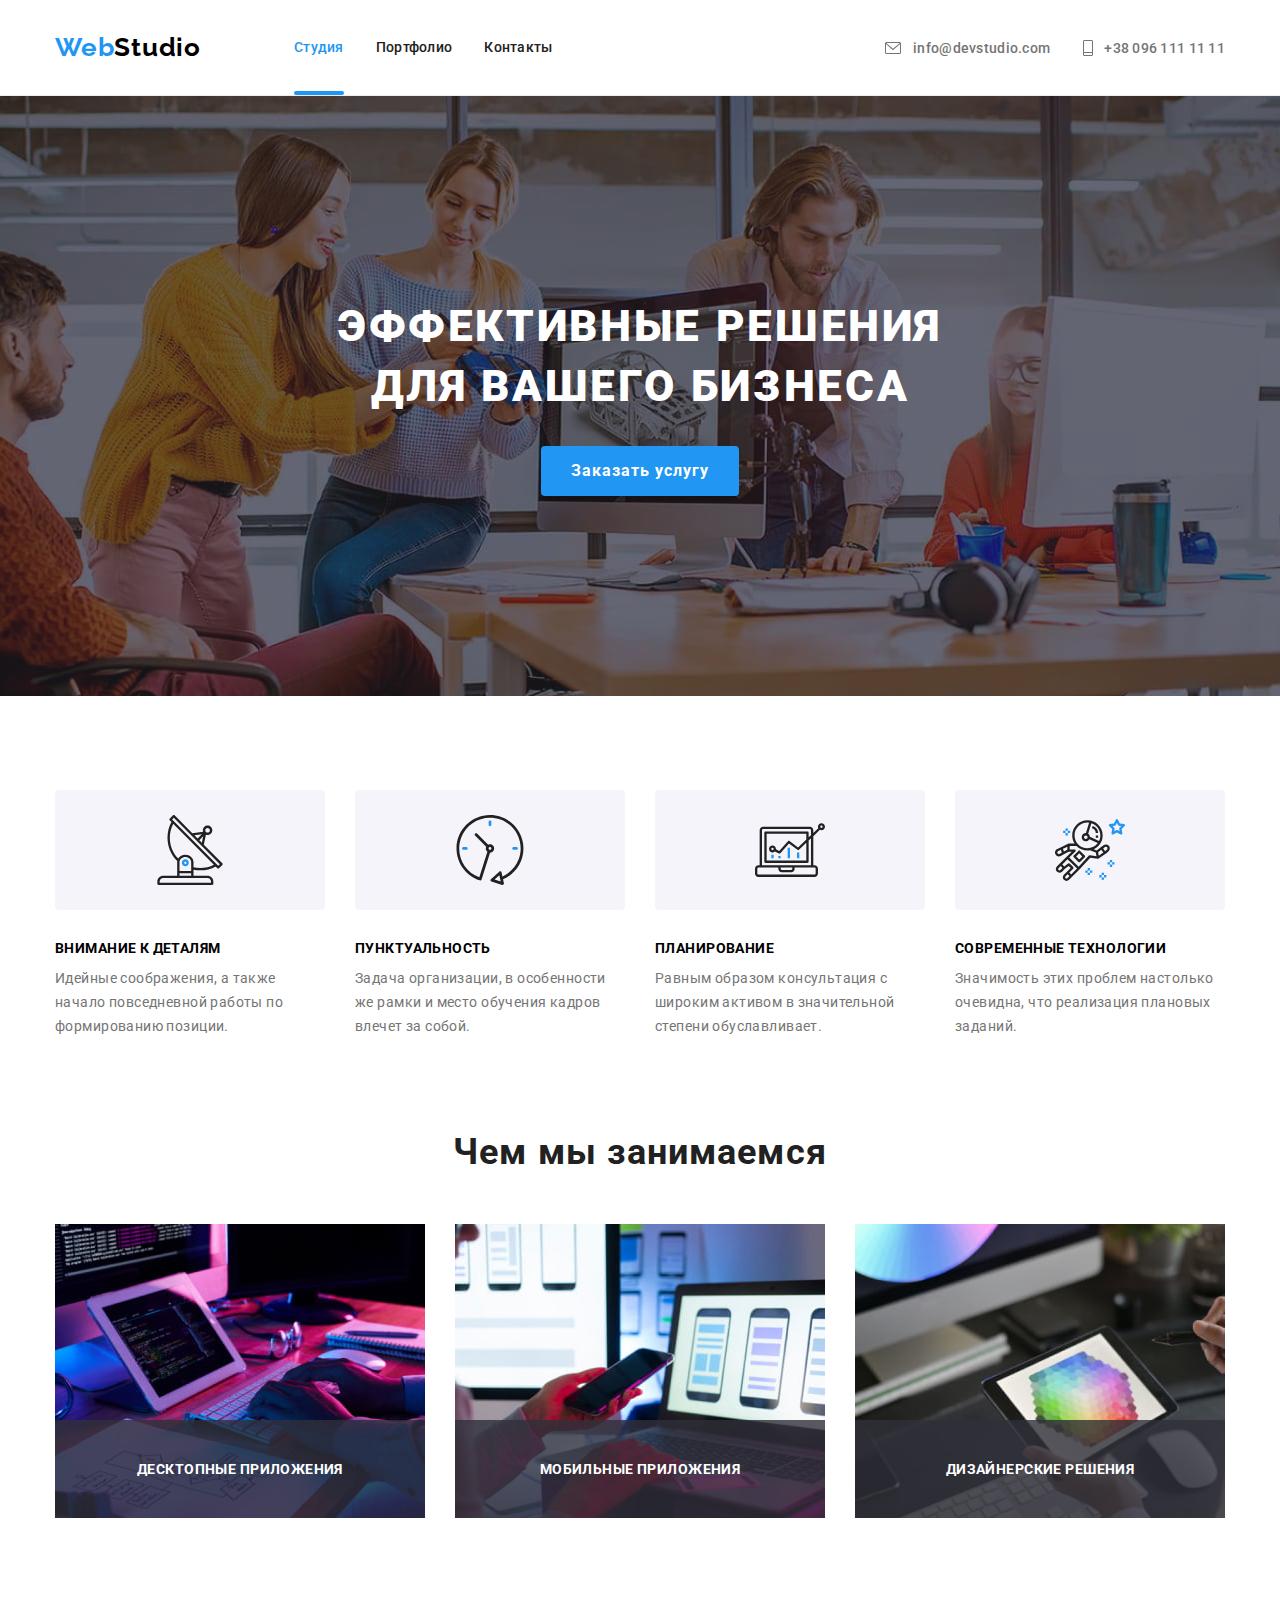
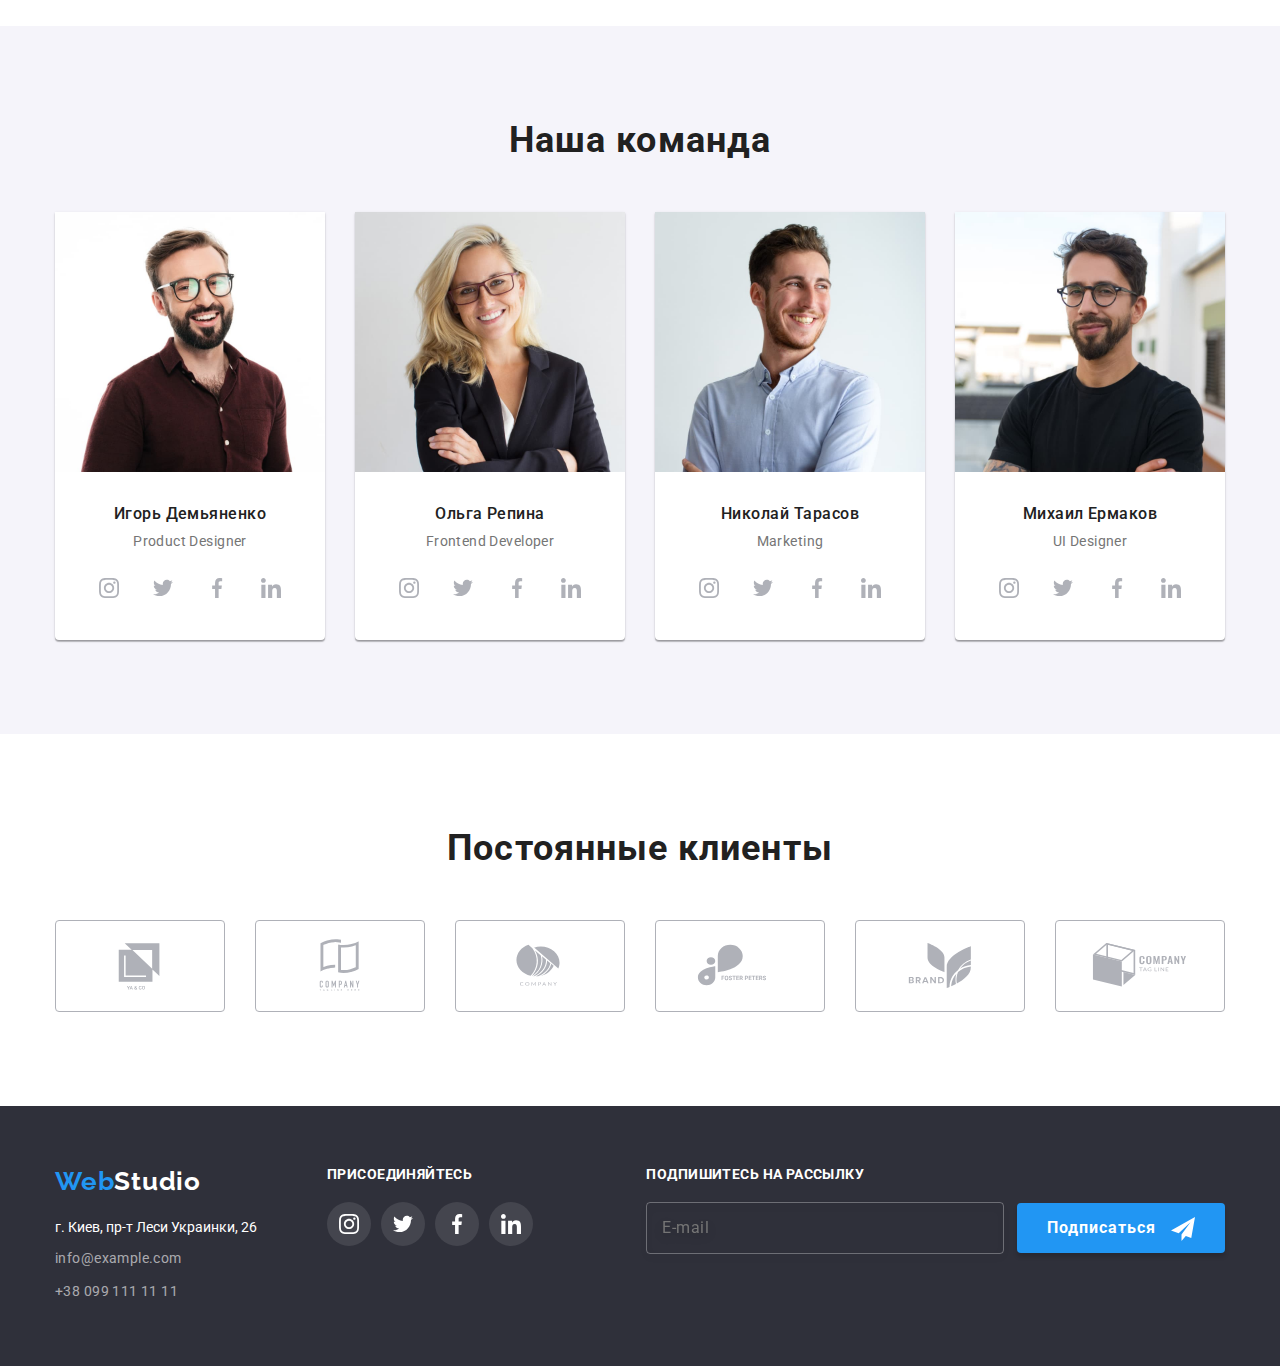
<file: index.html>
<!DOCTYPE html>
<html lang="ru">
  <head>
    <meta charset="UTF-8" />
    <meta http-equiv="X-UA-Compatible" content="IE=edge" />
    <meta name="viewport" content="width=device-width, initial-scale=1.0" />
    <title>Main_page</title>
    <link
      rel="stylesheet"
      href="https://cdnjs.cloudflare.com/ajax/libs/modern-normalize/1.0.0/modern-normalize.min.css"
    />
    <link rel="preconnect" href="https://fonts.googleapis.com" />
    <link rel="preconnect" href="https://fonts.gstatic.com" crossorigin />
    <link
      href="https://fonts.googleapis.com/css2?family=Raleway:wght@700&family=Roboto:wght@400;500;700;900&display=swap"
      rel="stylesheet"
    />
    <link rel="stylesheet" href="./css/main.min.css" />
  </head>

  <body>
    <header class="header">
      <div class="container centered">
        <nav class="nav">
          <a href="/" class="logo"
            >Web<span class="logo--dark">Studio</span>
          </a>
          <div class="nav__container" id="menu-container" data-menu>
            <ul class="nav__list list">
              <li class="nav__item nav__link--active">
                <a href="./index.html" class="nav__link link"> Студия</a>
              </li>
              <li class="nav__item">
                <a href="./portfolio.html" class="nav__link link"> Портфолио</a>
              </li>
              <li class="nav__item">
                <a href="/" class="nav__link link"> Контакты</a>
              </li>
            </ul>
            <ul class="contacts contacts--nav list">
              <li class="contacts__item">
                <a
                  href="mailto:info@devstudio.com"
                  class="contacts__link contacts__link--mail icon-centered"
                >
                  <svg class="contacts__icon icon-color" width="24" height="16">
                    <use href="./images/sprite.svg#icon-envelope"></use></svg
                  >info@devstudio.com</a
                >
              </li>
              <li class="contacts__item">
                <a
                  href="tel:+380961111111"
                  class="contacts__link contacts__link--tel icon-centered"
                >
                  <svg class="contacts__icon icon-color" width="16" height="24">
                    <use href="./images/sprite.svg#icon-phone"></use></svg
                  >+38 096 111 11 11</a
                >
              </li>
            </ul>
            <ul class="socials-nav list">
              <li class="socials-nav__item">
                <a href="/" class="socials-nav__link">Instagram</a>
              </li>
              <li class="socials-nav__item">
                <a href="/" class="socials-nav__link">Twitter</a>
              </li>
              <li class="socials-nav__item">
                <a href="/" class="socials-nav__link">Facebook</a>
              </li>
              <li class="socials-nav__item">
                <a href="/" class="socials-nav__link">LinkedIn</a>
              </li>
            </ul>
          </div>

          <button
            class="menu-toggle"
            type="button"
            aria-expanded="false"
            data-menu-button
          >
            <svg
              class="icon-color"
              width="40px"
              height="40px"
              aria-label="переключатель мобильного меню"
              aria-controls="menu-container"
            >
              <use
                href="./images/sprite.svg#icon-menu"
                class="icon-menu icon-color is-open"
              ></use>
              <use
                href="./images/sprite.svg#icon-menu-close"
                class="icon-menu-close icon-color"
              ></use>
            </svg>
          </button>
        </nav>
      </div>
    </header>
    <main>
      <section class="hero overlay">
        <div class="container">
          <h1 class="hero__title">Эффективные решения для вашего бизнеса</h1>

          <button type="button" class="main-btn" data-modal-open>
            Заказать услугу
          </button>
        </div>
      </section>

      <section class="skills section">
        <div class="container">
          <h2 class="hidden">Ососбенности</h2>

          <ul class="skills__list list">
            <li class="skills__item">
              <div class="skills__icon-box icon-centered">
                <svg width="70" height="70">
                  <use href="./images/sprite.svg#icon-antenna"></use>
                </svg>
              </div>
              <h3 class="skills__title">Внимание к деталям</h3>
              <p class="skills__text">
                Идейные соображения, а также начало повседневной работы по
                формированию позиции.
              </p>
            </li>
            <li class="skills__item">
              <div class="skills__icon-box icon-centered">
                <svg width="70" height="70">
                  <use href="./images/sprite.svg#icon-clock"></use>
                </svg>
              </div>
              <h3 class="skills__title">Пунктуальность</h3>
              <p class="skills__text">
                Задача организации, в особенности же рамки и место обучения
                кадров влечет за собой.
              </p>
            </li>
            <li class="skills__item">
              <div class="skills__icon-box icon-centered">
                <svg width="70" height="70">
                  <use href="./images/sprite.svg#icon-diagram"></use>
                </svg>
              </div>
              <h3 class="skills__title">Планирование</h3>
              <p class="skills__text">
                Равным образом консультация с широким активом в значительной
                степени обуславливает.
              </p>
            </li>
            <li class="skills__item">
              <div class="skills__icon-box icon-centered">
                <svg width="70" height="70">
                  <use href="./images/sprite.svg#icon-astronaut"></use>
                </svg>
              </div>
              <h3 class="skills__title">Современные технологии</h3>
              <p class="skills__text">
                Значимость этих проблем настолько очевидна, что реализация
                плановых заданий.
              </p>
            </li>
          </ul>
        </div>
      </section>

      <section class="works section__no-gap">
        <div class="container">
          <h2 class="section__title">Чем мы занимаемся</h2>
          <ul class="works__list list flex-block">
            <li class="works__item">
              <img
                class="works__pict"
                src="./images/img_1.jpg"
                width="370"
                alt="фото белый планшет"
              />
              <div class="works__title">
                <p class="works__text">Десктопные приложения</p>
              </div>
            </li>
            <li class="works__item">
              <img
                class="works__pict"
                src="./images/img_2.jpg"
                width="370"
                alt="фото ноутбук и телефон"
              />
              <div class="works__title">
                <p class="works__text">Мобильные приложения</p>
              </div>
            </li>
            <li class="works__item">
              <img
                class="works__pict"
                src="./images/img_3.jpg"
                width="370"
                alt="фото планшет и стилос"
              />
              <div class="works__title">
                <p class="works__text">Дизайнерские решения</p>
              </div>
            </li>
          </ul>
        </div>
      </section>

      <section class="ourTeam section">
        <div class="container">
          <h2 class="section__title">Наша команда</h2>
          <ul class="ourTeam__list list flex-block">
            <li class="ourTeam__item">
              <picture>
                <source
                  srcset="./images/person_1mob.jpg 450w"
                  media="(max-width:768px )"
                  sizes="(min-width: 480px) 450px, 100vw"
                  type="image/jpeg"
                />
                <source
                  srcset="./images/person_1tabl.jpg 354w"
                  media="(max-width:1200px )"
                  sizes="(min-width: 768px) 354px, 100vw"
                  type="image/jpeg"
                />
                <source
                  srcset="./images/person_1desc.jpg 810w"
                  media="(max-width:1900px )"
                  sizes="(min-width: 1200px) 270px, 100vw"
                  type="image/jpeg"
                />
                <img
                  class="outTeam__pct"
                  src="./images/person_1mob.jpg"
                  alt="портрет Игорь Демьяненко"
                />
              </picture>

              <div class="ourTeam__text">
                <h3 class="ourTeam__title">Игорь Демьяненко</h3>
                <p lang="en" class="ourTeam__job-title">Product Designer</p>
                <ul class="socials-list list icon-centered">
                  <li class="socials-list__item">
                    <a href="/" class="socials-list__link-bright icon-centered">
                      <svg
                        class="icon-instagram icon-color"
                        width="20"
                        height="20"
                      >
                        <use href="./images/sprite.svg#icon-instagram"></use>
                      </svg>
                    </a>
                  </li>
                  <li class="socials-list__item">
                    <a href="/" class="socials-list__link-bright icon-centered">
                      <svg
                        class="icon-twitter icon-color"
                        width="20"
                        height="20"
                      >
                        <use href="./images/sprite.svg#icon-twitter"></use>
                      </svg>
                    </a>
                  </li>
                  <li class="socials-list__item">
                    <a href="/" class="socials-list__link-bright icon-centered">
                      <svg
                        class="icon-facebook icon-color"
                        width="20"
                        height="20"
                      >
                        <use href="./images/sprite.svg#icon-facebook"></use>
                      </svg>
                    </a>
                  </li>
                  <li class="socials-list__item">
                    <a href="/" class="socials-list__link-bright icon-centered">
                      <svg
                        class="icon-linkedin icon-color"
                        width="20"
                        height="20"
                      >
                        <use href="./images/sprite.svg#icon-linkedin"></use>
                      </svg>
                    </a>
                  </li>
                </ul>
              </div>
            </li>
            <li class="ourTeam__item">
              <picture>
                <source
                  srcset="./images/person_2mob.jpg 450w"
                  media="(max-width:768px )"
                  sizes="(min-width: 480px) 450px, 100vw"
                  type="image/jpeg"
                />
                <source
                  srcset="./images/person_2tabl.jpg 354w"
                  media="(max-width:1200px )"
                  sizes="(min-width: 768px) 354px, 100vw"
                  type="image/jpeg"
                />
                <source
                  srcset="./images/person_2desc.jpg 810w"
                  media="(max-width:1900px )"
                  sizes="(min-width: 1200px) 270px, 100vw"
                  type="image/jpeg"
                />
                <img
                  class="outTeam__pct"
                  src="./images/person_2mob.jpg"
                  alt="портрет Ольга Репина"
                />
              </picture>
              <div class="ourTeam__text">
                <h3 class="ourTeam__title">Ольга Репина</h3>
                <p lang="en" class="ourTeam__job-title">Frontend Developer</p>
                <ul class="socials-list list icon-centered">
                  <li class="socials-list__item">
                    <a href="/" class="socials-list__link-bright icon-centered">
                      <svg
                        class="icon-instagram icon-color"
                        width="20"
                        height="20"
                      >
                        <use href="./images/sprite.svg#icon-instagram"></use>
                      </svg>
                    </a>
                  </li>
                  <li class="socials-list__item">
                    <a href="/" class="socials-list__link-bright icon-centered">
                      <svg
                        class="icon-twitter icon-color"
                        width="20"
                        height="20"
                      >
                        <use href="./images/sprite.svg#icon-twitter"></use>
                      </svg>
                    </a>
                  </li>
                  <li class="socials-list__item">
                    <a href="/" class="socials-list__link-bright icon-centered">
                      <svg
                        class="icon-facebook icon-color"
                        width="20"
                        height="20"
                      >
                        <use href="./images/sprite.svg#icon-facebook"></use>
                      </svg>
                    </a>
                  </li>
                  <li class="socials-list__item">
                    <a href="/" class="socials-list__link-bright icon-centered">
                      <svg
                        class="icon-linkedin icon-color"
                        width="20"
                        height="20"
                      >
                        <use href="./images/sprite.svg#icon-linkedin"></use>
                      </svg>
                    </a>
                  </li>
                </ul>
              </div>
            </li>
            <li class="ourTeam__item">
              <picture>
                <source
                  srcset="./images/person_3mob.jpg 450w"
                  media="(max-width:768px )"
                  sizes="(min-width: 480px) 450px, 100vw"
                  type="image/jpeg"
                />
                <source
                  srcset="./images/person_3tabl.jpg 354w"
                  media="(max-width:1200px )"
                  sizes="(min-width: 768px) 354px, 100vw"
                  type="image/jpeg"
                />
                <source
                  srcset="./images/person_3desc.jpg 810w"
                  media="(max-width:1900px )"
                  sizes="(min-width: 1200px) 270px, 100vw"
                  type="image/jpeg"
                />
                <img
                  class="outTeam__pct"
                  src="./images/person_3mob.jpg"
                  alt="портрет Николай Тарасов"
                />
              </picture>

              <div class="ourTeam__text">
                <h3 class="ourTeam__title">Николай Тарасов</h3>
                <p lang="en" class="ourTeam__job-title">Marketing</p>
                <ul class="socials-list list icon-centered">
                  <li class="socials-list__item">
                    <a href="/" class="socials-list__link-bright icon-centered">
                      <svg
                        class="icon-instagram icon-color"
                        width="20"
                        height="20"
                      >
                        <use href="./images/sprite.svg#icon-instagram"></use>
                      </svg>
                    </a>
                  </li>
                  <li class="socials-list__item">
                    <a href="/" class="socials-list__link-bright icon-centered">
                      <svg
                        class="icon-twitter icon-color"
                        width="20"
                        height="20"
                      >
                        <use href="./images/sprite.svg#icon-twitter"></use>
                      </svg>
                    </a>
                  </li>
                  <li class="socials-list__item">
                    <a href="/" class="socials-list__link-bright icon-centered">
                      <svg
                        class="icon-facebook icon-color"
                        width="20"
                        height="20"
                      >
                        <use href="./images/sprite.svg#icon-facebook"></use>
                      </svg>
                    </a>
                  </li>
                  <li class="socials-list__item">
                    <a href="/" class="socials-list__link-bright icon-centered">
                      <svg
                        class="icon-linkedin icon-color"
                        width="20"
                        height="20"
                      >
                        <use href="./images/sprite.svg#icon-linkedin"></use>
                      </svg>
                    </a>
                  </li>
                </ul>
              </div>
            </li>
            <li class="ourTeam__item">
              <picture>
                <source
                  srcset="./images/person_4mob.jpg 450w"
                  media="(max-width:768px )"
                  sizes="(min-width: 480px) 450px, 100vw"
                  type="image/jpeg"
                />
                <source
                  srcset="./images/person_4tabl.jpg 354w"
                  media="(max-width:1200px )"
                  sizes="(min-width: 768px) 354px, 100vw"
                  type="image/jpeg"
                />
                <source
                  srcset="./images/person_4desc.jpg 810w"
                  media="(max-width:1900px )"
                  sizes="(min-width: 1200px) 270px, 100vw"
                  type="image/jpeg"
                />
                <img
                  class="outTeam__pct"
                  src="./images/person_4mob.jpg"
                  alt="портрет Михаил Ермаков"
                />
              </picture>
              <div class="ourTeam__text">
                <h3 class="ourTeam__title">Михаил Ермаков</h3>
                <p lang="en" class="ourTeam__job-title">UI Designer</p>
                <ul class="socials-list list icon-centered">
                  <li class="socials-list__item">
                    <a href="/" class="socials-list__link-bright icon-centered">
                      <svg
                        class="icon-instagram icon-color"
                        width="20"
                        height="20"
                      >
                        <use href="./images/sprite.svg#icon-instagram"></use>
                      </svg>
                    </a>
                  </li>
                  <li class="socials-list__item">
                    <a href="/" class="socials-list__link-bright icon-centered">
                      <svg
                        class="icon-twitter icon-color"
                        width="20"
                        height="20"
                      >
                        <use href="./images/sprite.svg#icon-twitter"></use>
                      </svg>
                    </a>
                  </li>
                  <li class="socials-list__item">
                    <a href="/" class="socials-list__link-bright icon-centered">
                      <svg
                        class="icon-facebook icon-color"
                        width="20"
                        height="20"
                      >
                        <use href="./images/sprite.svg#icon-facebook"></use>
                      </svg>
                    </a>
                  </li>
                  <li class="socials-list__item">
                    <a href="/" class="socials-list__link-bright icon-centered">
                      <svg
                        class="icon-linkedin icon-color"
                        width="20"
                        height="20"
                      >
                        <use href="./images/sprite.svg#icon-linkedin"></use>
                      </svg>
                    </a>
                  </li>
                </ul>
              </div>
            </li>
          </ul>
        </div>
      </section>

      <section class="section partners">
        <div class="container">
          <h2 class="section__title">Постоянные клиенты</h2>
          <ul class="list partners-list icon-centered">
            <li class="partners-list__item">
              <a href="/" class="partners-list__link icon-centered"
                ><svg class="partners-logo icon-color" width="106" height="60">
                  <use href="./images/sprite.svg#icon-logo_1"></use>
                </svg>
              </a>
            </li>
            <li class="partners-list__item">
              <a href="/" class="partners-list__link icon-centered"
                ><svg class="partners-logo icon-color" width="106" height="60">
                  <use href="./images/sprite.svg#icon-logo_2"></use>
                </svg>
              </a>
            </li>
            <li class="partners-list__item">
              <a href="/" class="partners-list__link icon-centered"
                ><svg class="partners-logo icon-color" width="106" height="60">
                  <use href="./images/sprite.svg#icon-logo_3"></use>
                </svg>
              </a>
            </li>
            <li class="partners-list__item">
              <a href="/" class="partners-list__link icon-centered"
                ><svg class="partners-logo icon-color" width="106" height="60">
                  <use href="./images/sprite.svg#icon-logo_4"></use>
                </svg>
              </a>
            </li>
            <li class="partners-list__item">
              <a href="/" class="partners-list__link icon-centered"
                ><svg class="partners-logo icon-color" width="106" height="60">
                  <use href="./images/sprite.svg#icon-logo_5"></use>
                </svg>
              </a>
            </li>
            <li class="partners-list__item">
              <a href="/" class="partners-list__link icon-centered"
                ><svg class="partners-logo icon-color" width="106" height="60">
                  <use href="./images/sprite.svg#icon-logo_6"></use>
                </svg>
              </a>
            </li>
          </ul>
        </div>
      </section>
    </main>

    <footer class="footer">
      <div class="container footer__container">
        <div class="address">
          <a href="/" class="logo logo--foot">
            Web<span class="logo--bright">Studio</span>
          </a>

          <address class="address__group">
            <p class="address__location">г. Киев, пр-т Леси Украинки, 26</p>
            <ul class="address__contacts list">
              <li class="address__item">
                <a href="mailto:info@example.com" class="address__link"
                  >info@example.com</a
                >
              </li>
              <li class="address__item">
                <a href="tel:+380991111111" class="address__link"
                  >+38 099 111 11 11</a
                >
              </li>
            </ul>
          </address>
        </div>
        <div class="socials">
          <p class="socials__title">присоединяйтесь</p>
          <ul class="socials-list-foot list icon-centered">
            <li class="socials-list__item">
              <a href="/" class="socials-list__link-dark icon-centered">
                <svg class="icon-color" width="20" height="20">
                  <use href="./images/sprite.svg#icon-instagram"></use>
                </svg>
              </a>
            </li>
            <li class="socials-list__item">
              <a href="/" class="socials-list__link-dark icon-centered">
                <svg class="icon-color" width="20" height="20">
                  <use href="./images/sprite.svg#icon-twitter"></use>
                </svg>
              </a>
            </li>
            <li class="socials-list__item">
              <a href="/" class="socials-list__link-dark icon-centered">
                <svg class="icon-color" width="20" height="20">
                  <use href="./images/sprite.svg#icon-facebook"></use>
                </svg>
              </a>
            </li>
            <li class="socials-list__item">
              <a href="/" class="socials-list__link-dark icon-centered">
                <svg class="icon-color" width="20" height="20">
                  <use href="./images/sprite.svg#icon-linkedin"></use>
                </svg>
              </a>
            </li>
          </ul>
        </div>
        <div class="mailing">
          <p class="mailing__title">Подпишитесь на рассылку</p>
          <form action="#" class="mailing-form">
            <input
              class="mailing-form__input"
              type="text"
              id="email"
              placeholder="E-mail"
            />
            <button type="submit" class="main-btn mailing-form__btn">
              Подписаться
              <svg class="mailing-form__icon" width="24" height="24">
                <use href="./images/sprite.svg#icon-send"></use>
              </svg>
            </button>
          </form>
        </div>
      </div>
    </footer>

    <div class="backdrop is-hidden" data-modal>
      <div class="modal-window">
        <button class="modal-window__close-btn icon-color" data-modal-close>
          <svg width="11" height="11">
            <use href="./images/sprite.svg#icon-close"></use>
          </svg>
        </button>
        <p class="modal-window__text">
          Оставьте свои данные, мы вам перезвоним
        </p>
        <form action="#" class="form">
          <label class="form__form-group"
            ><span class="form__label"> Имя </span>
            <input class="form__input" type="text" name="user-name" />
            <svg class="form__icon icon-color" width="18" height="18">
              <use href="./images/sprite.svg#person"></use>
            </svg>
          </label>
          <label class="form__form-group"
            ><span class="form__label"> Телефон </span>
            <input class="form__input" type="tel" name="tel" />
            <svg class="form__icon icon-color" width="18" height="18">
              <use href="./images/sprite.svg#phone"></use>
            </svg>
          </label>
          <label class="form__form-group"
            ><span class="form__label"> Почта </span>
            <input class="form__input" type="email" name="email" />
            <svg class="form__icon icon-color" width="18" height="18">
              <use href="./images/sprite.svg#email"></use>
            </svg>
          </label>
          <label class="form__form-group"
            ><span class="form__label"> Комментарий </span>
            <textarea
              class="form__textarea"
              name="feedback"
              placeholder="Введите текст"
              id="comments"
              rows="7"
            ></textarea>
          </label>
          <label class="form__checkbox-group">
            <input
              class="form__checkbox-hidden"
              type="checkbox"
              id="checkbox"
              name="agreement"
            />
            <span class="form__checkbox"> </span>
            Соглашаюсь с рассылкой и принимаю
            <a href="/" class="form__checkbox-link">Условия договора</a>
          </label>
          <button type="submit" class="main-btn form__submit-btn">
            Отправить
          </button>
        </form>
      </div>
    </div>
    <script src="./js/mobile-menu.js"></script>
    <script src="./js/modal.js"></script>
  </body>
</html>
</file>
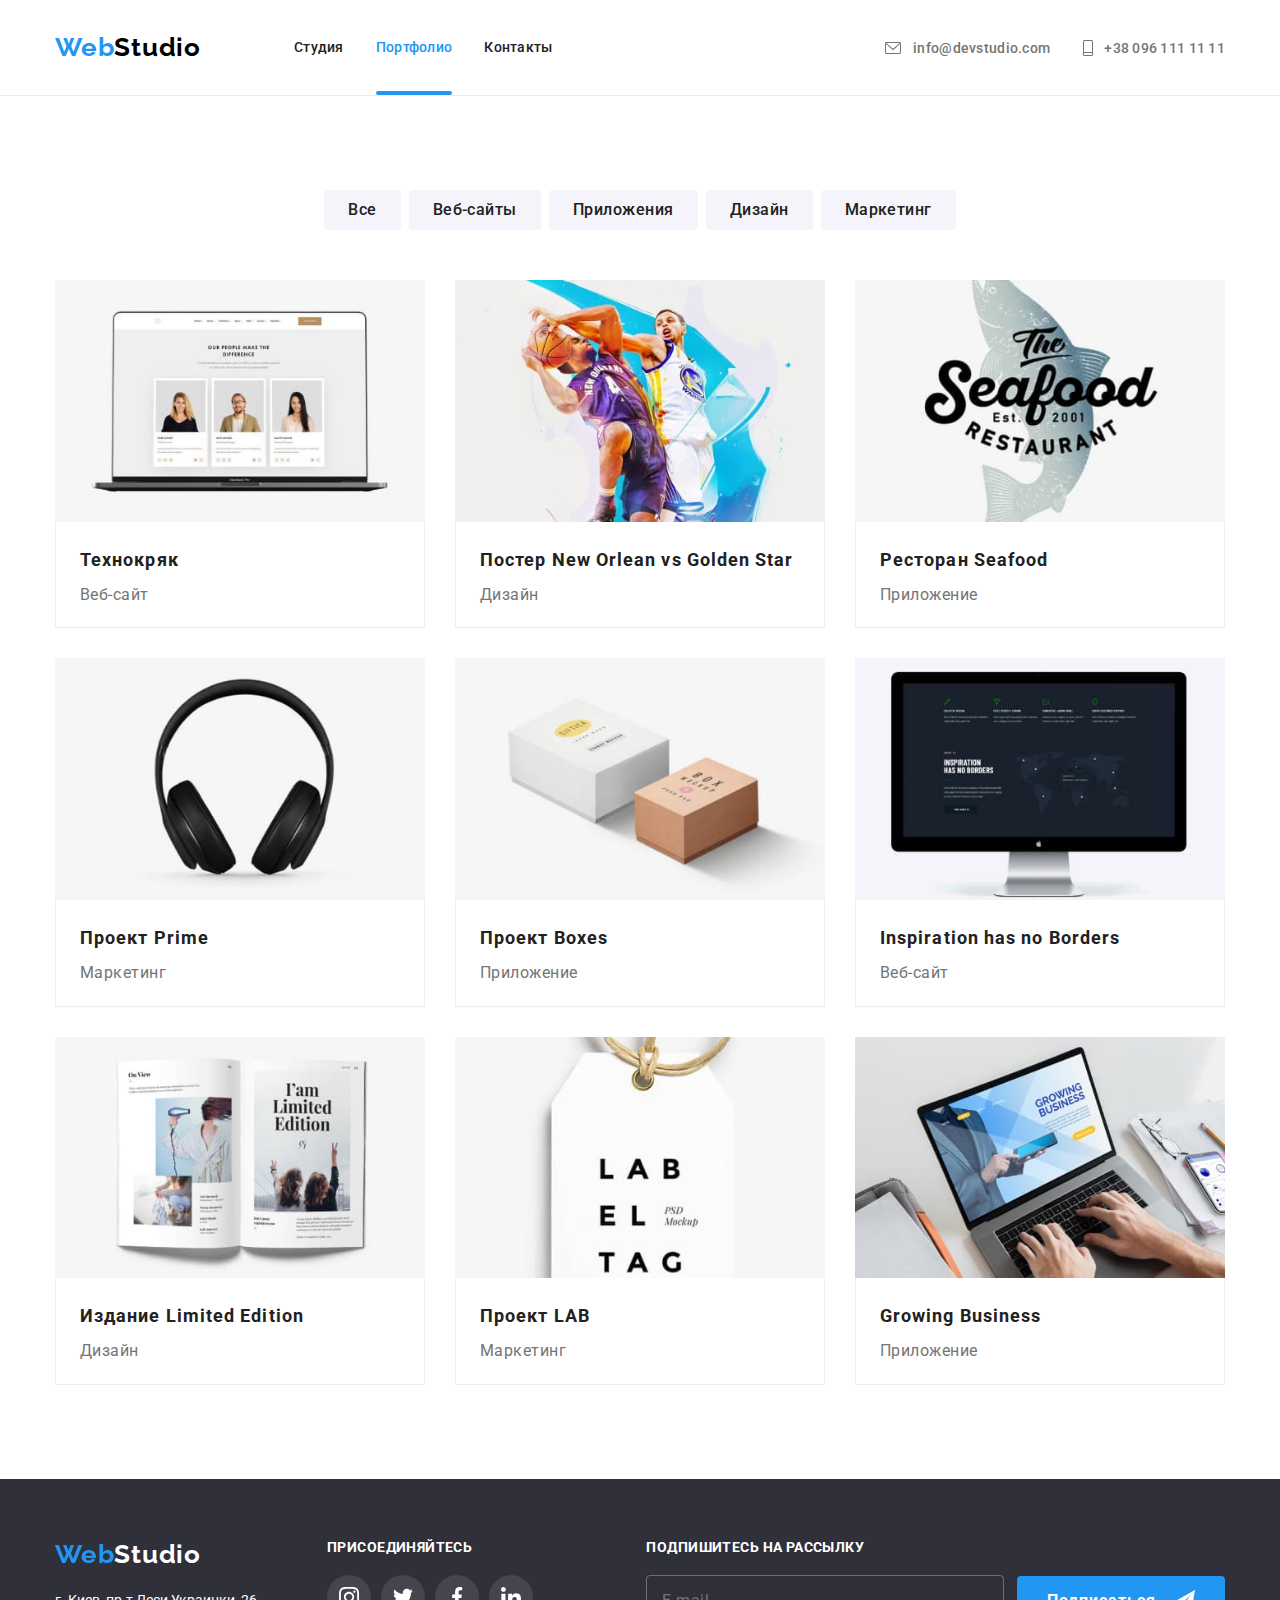
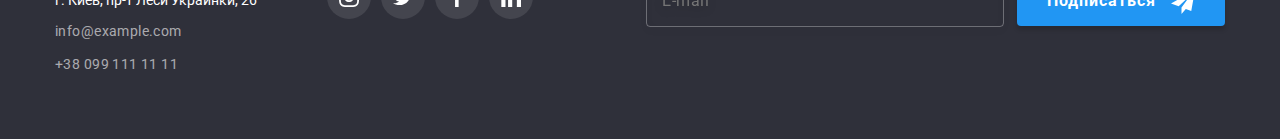
<file: portfolio.html>
<!DOCTYPE html>
<html lang="ru">
  <head>
    <meta charset="UTF-8" />
    <meta http-equiv="X-UA-Compatible" content="IE=edge" />
    <meta name="viewport" content="width=device-width, initial-scale=1.0" />
    <title>Portfolio</title>
    <link
      rel="stylesheet"
      href="https://cdnjs.cloudflare.com/ajax/libs/modern-normalize/1.0.0/modern-normalize.min.css"
    />
    <link rel="preconnect" href="https://fonts.googleapis.com" />
    <link rel="preconnect" href="https://fonts.gstatic.com" crossorigin />
    <link
      href="https://fonts.googleapis.com/css2?family=Raleway:wght@700&family=Roboto:wght@400;500;700;900&display=swap"
      rel="stylesheet"
    />
    <link rel="stylesheet" href="./css/main.min.css" />
  </head>

  <body>
    <header class="header">
      <div class="container centered">
        <nav class="nav">
          <a href="/" class="logo"
            >Web<span class="logo--dark">Studio</span>
          </a>
          <div class="nav__container" id="menu-container" data-menu>
            <ul class="nav__list list">
              <li class="nav__item">
                <a href="./index.html" class="nav__link link"> Студия</a>
              </li>
              <li class="nav__item nav__link--active">
                <a href="./portfolio.html" class="nav__link link"> Портфолио</a>
              </li>
              <li class="nav__item">
                <a href="/" class="nav__link link"> Контакты</a>
              </li>
            </ul>
            <ul class="contacts contacts--nav list">
              <li class="contacts__item">
                <a
                  href="mailto:info@devstudio.com"
                  class="contacts__link contacts__link--mail icon-centered"
                >
                  <svg class="contacts__icon icon-color" width="24" height="16">
                    <use href="./images/sprite.svg#icon-envelope"></use></svg
                  >info@devstudio.com</a
                >
              </li>
              <li class="contacts__item">
                <a
                  href="tel:+380961111111"
                  class="contacts__link contacts__link--tel icon-centered"
                >
                  <svg class="contacts__icon icon-color" width="16" height="24">
                    <use href="./images/sprite.svg#icon-phone"></use></svg
                  >+38 096 111 11 11</a
                >
              </li>
            </ul>
            <ul class="socials-nav list">
              <li class="socials-nav__item">
                <a href="/" class="socials-nav__link">Instagram</a>
              </li>
              <li class="socials-nav__item">
                <a href="/" class="socials-nav__link">Twitter</a>
              </li>
              <li class="socials-nav__item">
                <a href="/" class="socials-nav__link">Facebook</a>
              </li>
              <li class="socials-nav__item">
                <a href="/" class="socials-nav__link">LinkedIn</a>
              </li>
            </ul>
          </div>

          <button
            class="menu-toggle"
            type="button"
            aria-expanded="false"
            data-menu-button
          >
            <svg
              class="icon-color"
              width="40px"
              height="40px"
              aria-label="переключатель мобильного меню"
              aria-controls="menu-container"
            >
              <use
                href="./images/sprite.svg#icon-menu"
                class="icon-menu icon-color is-open"
              ></use>
              <use
                href="./images/sprite.svg#icon-menu-close"
                class="icon-menu-close icon-color"
              ></use>
            </svg>
          </button>
        </nav>
      </div>
    </header>
    <main>
      <section class="portfolio section">
        <div class="container">
          <h1 class="portfolio-title hidden">Портфолио</h1>
          <ul class="portfolio-nav list">
            <li class="portfolio-nav__item">
              <button class="portfolio-nav__btn" type="button">Все</button>
            </li>
            <li class="portfolio-nav__item">
              <button class="portfolio-nav__btn" type="button">
                Веб-сайты
              </button>
            </li>
            <li class="portfolio-nav__item">
              <button class="portfolio-nav__btn" type="button">
                Приложения
              </button>
            </li>
            <li class="portfolio-nav__item">
              <button class="portfolio-nav__btn" type="button">Дизайн</button>
            </li>
            <li class="portfolio-nav__item">
              <button class="portfolio-nav__btn" type="button">
                Маркетинг
              </button>
            </li>
          </ul>

          <ul class="portfolio-list list flex-block">
            <li class="portfolio-list__item">
              <a href="/" class="portfolio-list__link link">
                <div class="portfolio-list__img-wrap">
                  <img
                    class="portfolio-list__pict"
                    srcset="
                      ./images/cart_1mob.jpg    1x,
                      ./images/cart_1mob@2x.jpg 2x
                    "
                    src="./images/cart_1mob.jpg"
                    alt="экран ноутбука"
                    width="370"
                  />
                  <div class="portfolio-list__overlay">
                    <p class="portfolio-list__text">
                      Ресурс предлагает комплексные предложения с разным уровнем
                      функционала и сервисов. Все это позволит посетителю
                      получить исчерпывающие сведения о компании или частном
                      лице.
                    </p>
                  </div>
                </div>
                <div class="portfolio-list__data">
                  <h2 class="portfolio-list__title">Технокряк</h2>
                  <p class="portfolio-list__service">Веб-сайт</p>
                </div>
              </a>
            </li>
            <li class="portfolio-list__item">
              <a href="/" class="portfolio-list__link link">
                <div class="portfolio-list__img-wrap">
                  <img
                    class="portfolio-list__pict"
                    srcset="
                      ./images/cart_2mob.jpg    1x,
                      ./images/cart_2mob@2x.jpg 2x
                    "
                    src="./images/cart_2mob.jpg"
                    alt="баскетболисты"
                    width="370"
                  />
                  <div class="portfolio-list__overlay">
                    <p class="portfolio-list__text">
                      Ресурс предлагает комплексные предложения с разным уровнем
                      функционала и сервисов. Все это позволит посетителю
                      получить исчерпывающие сведения о компании или частном
                      лице.
                    </p>
                  </div>
                </div>
                <div class="portfolio-list__data">
                  <h2 class="portfolio-list__title">
                    Постер<span lang="en"> New Orlean vs Golden Star</span>
                  </h2>
                  <p class="portfolio-list__service">Дизайн</p>
                </div>
              </a>
            </li>
            <li class="portfolio-list__item">
              <a href="/" class="portfolio-list__link link">
                <div class="portfolio-list__img-wrap">
                  <img
                    class="portfolio-list__pict"
                    srcset="
                      ./images/cart_3mob.jpg    1x,
                      ./images/cart_3mob@2x.jpg 2x
                    "
                    src="./images/cart_3mob.jpg"
                    alt="логотип"
                    width="370"
                  />
                  <div class="portfolio-list__overlay">
                    <p class="portfolio-list__text">
                      Ресурс предлагает комплексные предложения с разным уровнем
                      функционала и сервисов. Все это позволит посетителю
                      получить list о компании или частном лице.
                    </p>
                  </div>
                </div>
                <div class="portfolio-list__data">
                  <h2 class="portfolio-list__title">
                    Ресторан<span lang="en"> Seafood</span>
                  </h2>
                  <p class="portfolio-list__service">Приложение</p>
                </div>
              </a>
            </li>
            <li class="portfolio-list__item">
              <a href="/" class="portfolio-list__link link">
                <div class="portfolio-list__img-wrap">
                  <img
                    class="portfolio-list__pict"
                    srcset="
                      ./images/cart_4mob.jpg    1x,
                      ./images/cart_4mob@2x.jpg 2x
                    "
                    src="./images/cart_4mob.jpg"
                    alt="наушники"
                    width="370"
                  />
                  <div class="portfolio-list__overlay">
                    <p class="portfolio-list__text">
                      Ресурс предлагает комплексные предложения с разным уровнем
                      функционала и сервисов. Все это позволит посетителю
                      получить list о компании или частном лице.
                    </p>
                  </div>
                </div>
                <div class="portfolio-list__data">
                  <h2 class="portfolio-list__title">
                    Проект<span lang="en"> Prime</span>
                  </h2>
                  <p class="portfolio-list__service">Маркетинг</p>
                </div>
              </a>
            </li>
            <li class="portfolio-list__item">
              <a href="/" class="portfolio-list__link link">
                <div class="portfolio-list__img-wrap">
                  <img
                    class="portfolio-list__pict"
                    srcset="
                      ./images/cart_5mob.jpg    1x,
                      ./images/cart_5mob@2x.jpg 2x
                    "
                    src="./images/cart_5mob.jpg"
                    alt="две коробки"
                    width="370"
                  />
                  <div class="portfolio-list__overlay">
                    <p class="portfolio-list__text">
                      Ресурс предлагает комплексные предложения с разным уровнем
                      функционала и сервисов. Все это позволит посетителю
                      получить list о компании или частном лице.
                    </p>
                  </div>
                </div>
                <div class="portfolio-list__data">
                  <h2 class="portfolio-list__title">
                    Проект<span lang="en"> Boxes</span>
                  </h2>
                  <p class="portfolio-list__service">Приложение</p>
                </div>
              </a>
            </li>
            <li class="portfolio-list__item">
              <a href="/" class="portfolio-list__link link">
                <div class="portfolio-list__img-wrap">
                  <img
                    class="portfolio-list__pict"
                    srcset="
                      ./images/cart_6mob.jpg    1x,
                      ./images/cart_6mob@2x.jpg 2x
                    "
                    src="./images/cart_6mob.jpg"
                    alt="монитор компьютера"
                    width="370"
                  />
                  <div class="portfolio-list__overlay">
                    <p class="portfolio-list__text">
                      Ресурс предлагает комплексные предложения с разным уровнем
                      функционала и сервисов. Все это позволит посетителю
                      получить исчерпывающие сведения о компании или частном
                      лице.
                    </p>
                  </div>
                </div>

                <div class="portfolio-list__data">
                  <h2 class="portfolio-list__title" lang="en">
                    Inspiration has no Borders
                  </h2>
                  <p class="portfolio-list__service">Веб-сайт</p>
                </div>
              </a>
            </li>
            <li class="portfolio-list__item">
              <a href="/" class="portfolio-list__link link">
                <div class="portfolio-list__img-wrap">
                  <img
                    class="portfolio-list__pict"
                    srcset="
                      ./images/cart_7mob.jpg    1x,
                      ./images/cart_7mob@2x.jpg 2x
                    "
                    src="./images/cart_7mob.jpg"
                    alt="разворот книги"
                    width="370"
                  />
                  <div class="portfolio-list__overlay">
                    <p class="portfolio-list__text">
                      Ресурс предлагает комплексные предложения с разным уровнем
                      функционала и сервисов. Все это позволит посетителю
                      получить исчерпывающие сведения о компании или частном
                      лице.
                    </p>
                  </div>
                </div>

                <div class="portfolio-list__data">
                  <h2 class="portfolio-list__title">
                    Издание<span lang="en"> Limited Edition</span>
                  </h2>
                  <p class="portfolio-list__service">Дизайн</p>
                </div>
              </a>
            </li>
            <li class="portfolio-list__item">
              <a href="/" class="portfolio-list__link link">
                <div class="portfolio-list__img-wrap">
                  <img
                    class="portfolio-list__pict"
                    srcset="
                      ./images/cart_8mob.jpg    1x,
                      ./images/cart_8mob@2x.jpg 2x
                    "
                    src="./images/cart_8mob.jpg"
                    alt="карточка с логотипом"
                    width="370"
                  />
                  <div class="portfolio-list__overlay">
                    <p class="portfolio-list__text">
                      Ресурс предлагает комплексные предложения с разным уровнем
                      функционала и сервисов. Все это позволит посетителю
                      получить исчерпывающие сведения о компании или частном
                      лице.
                    </p>
                  </div>
                </div>

                <div class="portfolio-list__data">
                  <h2 class="portfolio-list__title">
                    Проект<span lang="en"> LAB</span>
                  </h2>
                  <p class="portfolio-list__service">Маркетинг</p>
                </div>
              </a>
            </li>
            <li class="portfolio-list__item">
              <a href="/" class="portfolio-list__link link">
                <div class="portfolio-list__img-wrap">
                  <img
                    class="portfolio-list__pict"
                    srcset="
                      ./images/cart_9mob.jpg    1x,
                      ./images/cart_9mob@2x.jpg 2x
                    "
                    src="./images/cart_9mob.jpg"
                    alt="ноутбук"
                    width="370"
                  />
                  <div class="portfolio-list__overlay">
                    <p class="portfolio-list__text">
                      Ресурс предлагает комплексные предложения с разным уровнем
                      функционала и сервисов. Все это позволит посетителю
                      получить list о компании или частном лице.
                    </p>
                  </div>
                </div>
                <div class="portfolio-list__data">
                  <h2 class="portfolio-list__title" lang="en">
                    Growing Business
                  </h2>
                  <p class="portfolio-list__service">Приложение</p>
                </div>
              </a>
            </li>
          </ul>
        </div>
      </section>
    </main>

    <footer class="footer">
      <div class="container footer__container">
        <div class="address">
          <a href="/" class="logo logo--foot">
            Web<span class="logo--bright">Studio</span>
          </a>

          <address class="address__group">
            <p class="address__location">г. Киев, пр-т Леси Украинки, 26</p>
            <ul class="address__contacts list">
              <li class="address__item">
                <a href="mailto:info@example.com" class="address__link"
                  >info@example.com</a
                >
              </li>
              <li class="address__item">
                <a href="tel:+380991111111" class="address__link"
                  >+38 099 111 11 11</a
                >
              </li>
            </ul>
          </address>
        </div>
        <div class="socials">
          <p class="socials__title">присоединяйтесь</p>
          <ul class="socials-list-foot list icon-centered">
            <li class="socials-list__item">
              <a href="/" class="socials-list__link-dark icon-centered">
                <svg class="icon-color" width="20" height="20">
                  <use href="./images/sprite.svg#icon-instagram"></use>
                </svg>
              </a>
            </li>
            <li class="socials-list__item">
              <a href="/" class="socials-list__link-dark icon-centered">
                <svg class="icon-color" width="20" height="20">
                  <use href="./images/sprite.svg#icon-twitter"></use>
                </svg>
              </a>
            </li>
            <li class="socials-list__item">
              <a href="/" class="socials-list__link-dark icon-centered">
                <svg class="icon-color" width="20" height="20">
                  <use href="./images/sprite.svg#icon-facebook"></use>
                </svg>
              </a>
            </li>
            <li class="socials-list__item">
              <a href="/" class="socials-list__link-dark icon-centered">
                <svg class="icon-color" width="20" height="20">
                  <use href="./images/sprite.svg#icon-linkedin"></use>
                </svg>
              </a>
            </li>
          </ul>
        </div>
        <div class="mailing">
          <p class="mailing__title">Подпишитесь на рассылку</p>
          <form action="#" class="mailing-form">
            <input
              class="mailing-form__input"
              type="text"
              id="email"
              placeholder="E-mail"
            />
            <button type="submit" class="main-btn mailing-form__btn">
              Подписаться
              <svg class="mailing-form__icon" width="24" height="24">
                <use href="./images/sprite.svg#icon-send"></use>
              </svg>
            </button>
          </form>
        </div>
      </div>
    </footer>
    <script src="./js/mobile-menu.js"></script>
  </body>
</html>
</file>
<file: css/main.min.css>
.logo{color:var(--brand-color);font-family:var(--sec-font);font-weight:700;font-size:24px;line-height:28px;letter-spacing:0.03em;text-decoration:none}.logo--dark{color:#000000}.logo--bright{color:#ffffff}.logo--foot{display:block;margin:0 0 20px 0}@media screen and (min-width: 1200px){.logo{font-size:26px;line-height:31px}}.header{position:relative;padding-top:16px;padding-bottom:16px;border-bottom:1px solid #ECECEC}@media screen and (min-width: 1200px){.header{padding-top:32px;padding-bottom:32px}}.menu-toggle{position:relative;display:block;margin:0;border:none;background-color:inherit;z-index:10}.menu-toggle:hover,.menu-toggle:focus{color:var(--brand-color)}@media screen and (min-width: 767px){.menu-toggle{display:none}}.icon-menu{display:none}.icon-menu-close{display:none}.nav{display:-webkit-box;display:-ms-flexbox;display:flex;-webkit-box-align:center;-ms-flex-align:center;align-items:center;width:100%}@media screen and (max-width: 768px){.nav{-webkit-box-pack:justify;-ms-flex-pack:justify;justify-content:space-between}}.nav__container{display:none;-webkit-box-align:center;-ms-flex-align:center;align-items:center;background-color:#ffffff;padding:0}@media screen and (max-width: 767px){.nav__container{position:fixed;top:0;left:0;width:100%;height:100vh;padding:48px 40px;-webkit-box-orient:vertical;-webkit-box-direction:normal;-ms-flex-direction:column;flex-direction:column;-webkit-box-align:start;-ms-flex-align:start;align-items:start;z-index:10}}@media screen and (min-width: 768px){.nav__container{display:-webkit-box;display:-ms-flexbox;display:flex;height:auto;width:100%;margin-left:88px}}@media screen and (min-width: 1200px){.nav__container{margin-left:93px}}.nav__list{padding:0;margin:0;display:-webkit-box;display:-ms-flexbox;display:flex}@media screen and (max-width: 767px){.nav__list{margin:0 0 40px 0;display:block}}.nav__item{color:var(--title-color)}.nav__item:not(:last-child){margin-right:50px}@media screen and (min-width: 767px){.nav__item:not(:last-child){margin-right:32px}}@media screen and (max-width: 767px){.nav__item{margin-bottom:32px}}.nav__link{font-weight:500;font-size:40px;line-height:47px;text-align:center;letter-spacing:0.02em;color:var(--title-color);-webkit-transition:color 250ms cubic-bezier(0.4, 0, 0.2, 1);transition:color 250ms cubic-bezier(0.4, 0, 0.2, 1)}.nav__link:hover,.nav__link:focus{color:var(--brand-color)}.nav__link--active{position:relative;color:var(--brand-color)}.nav__link--active::after{position:absolute;display:block;width:100%;height:4px;border-radius:2px;background-color:var(--brand-color);color:var(--brand-color)}@media screen and (min-width: 768px){.nav__link--active::after{content:'';top:46px}}@media screen and (min-width: 1200px){.nav__link--active::after{top:52px}}@media screen and (min-width: 768px){.nav__link{font-size:14px;line-height:16px;letter-spacing:0.02em}}.contacts{display:-webkit-box;display:-ms-flexbox;display:flex;-webkit-box-orient:vertical;-webkit-box-direction:normal;-ms-flex-direction:column;flex-direction:column;padding:0;-webkit-box-align:start;-ms-flex-align:start;align-items:start;margin-top:0;margin-bottom:0}@media screen and (min-width: 1199px){.contacts{-webkit-box-orient:horizontal;-webkit-box-direction:normal;-ms-flex-direction:row;flex-direction:row;-webkit-box-align:center;-ms-flex-align:center;align-items:center}}@media screen and (max-width: 767px){.contacts{-webkit-box-orient:vertical;-webkit-box-direction:reverse;-ms-flex-direction:column-reverse;flex-direction:column-reverse;margin-top:auto;margin-left:0;margin-bottom:63px}.contacts__item:last-child{margin-bottom:32px}}@media screen and (min-width: 768px){.contacts--nav{margin-left:auto}}.contacts__item{display:-webkit-box;display:-ms-flexbox;display:flex;-webkit-box-align:center;-ms-flex-align:center;align-items:center}@media screen and (min-width: 1199px){.contacts__item:not(:last-child){margin-right:30px}}@media screen and (max-width: 1200px){.contacts__item:first-child{margin-bottom:10px}}.contacts__link{font-weight:500;font-size:24px;line-height:28px;letter-spacing:0.02em;color:var(--text-color);text-decoration:none;-webkit-transition:color 250ms cubic-bezier(0.4, 0, 0.2, 1);transition:color 250ms cubic-bezier(0.4, 0, 0.2, 1)}.contacts__link:hover,.contacts__linkfocus{color:var(--brand-color)}@media screen and (min-width: 768px){.contacts__link{font-size:12px;line-height:14px;color:var(--text-color)}}@media screen and (min-width: 1200px){.contacts__link{font-size:14px;line-height:16px}}@media screen and (max-width: 767px){.contacts__link--tel{color:var(--brand-color);font-size:34px;line-height:40px;letter-spacing:0.02em}}.contacts__icon{margin-right:8px}@media screen and (max-width: 767px){.contacts__icon{display:none}}.socials-nav{display:none;width:100%;padding:0;margin:0}@media screen and (max-width: 767px){.socials-nav{display:-webkit-box;display:-ms-flexbox;display:flex}}.socials-nav__item{margin:0;padding:0 10px}.socials-nav__item:first-child{padding-left:0}.socials-nav__item:last-child{padding-right:0}.socials-nav__item:not(:last-child){border-right:1px solid rgba(33,33,33,0.2)}.socials-nav__link{text-decoration:none;color:var(--brand-color);font-size:18px;line-height:22px;letter-spacing:0.02em}.hero{padding-top:118px;padding-bottom:118px;background-color:#2F303A;text-align:center}@media screen and (min-width: 1200px){.hero{padding-top:200px;padding-bottom:200px}}.hero__title{width:300px;margin:0 auto 30px;padding:0;color:#ffffff;font-weight:900;font-size:26px;line-height:42px;text-align:center;letter-spacing:0.06em;text-transform:uppercase}@media screen and (min-width: 479px){.hero__title{width:360px}}@media screen and (min-width: 1200px){.hero__title{width:696px;font-size:44px;line-height:60px}}.overlay{background:rgba(47,48,58,0.4);max-width:1600px;margin:0 auto;background-image:-webkit-gradient(linear, left top, right top, from(rgba(47,48,58,0.4)), to(rgba(47,48,58,0.4))),url(../images/img-hero-480.jpg);background-image:linear-gradient(to right, rgba(47,48,58,0.4), rgba(47,48,58,0.4)),url(../images/img-hero-480.jpg);background-repeat:no-repeat;background-size:cover;background-position:center;background-origin:border-box}@media (-webkit-min-device-pixel-ratio: 2), (min-resolution: 2dppx){.overlay{background-image:-webkit-gradient(linear, left top, right top, from(rgba(47,48,58,0.4)), to(rgba(47,48,58,0.4))),url(../images/img-hero2x-480.jpg);background-image:linear-gradient(to right, rgba(47,48,58,0.4), rgba(47,48,58,0.4)),url(../images/img-hero2x-480.jpg)}}@media screen and (min-width: 768px){.overlay{background-image:-webkit-gradient(linear, left top, right top, from(rgba(47,48,58,0.4)), to(rgba(47,48,58,0.4))),url(../images/Imghero_bg760.jpg);background-image:linear-gradient(to right, rgba(47,48,58,0.4), rgba(47,48,58,0.4)),url(../images/Imghero_bg760.jpg)}}@media screen and (min-width: 768px) and (-webkit-min-device-pixel-ratio: 2), screen and (min-width: 768px) and (min-resolution: 2dppx){.overlay{background-image:-webkit-gradient(linear, left top, right top, from(rgba(47,48,58,0.4)), to(rgba(47,48,58,0.4))),url(../images/img-hero2x-768.jpg);background-image:linear-gradient(to right, rgba(47,48,58,0.4), rgba(47,48,58,0.4)),url(../images/img-hero2x-768.jpg)}}@media screen and (min-width: 1200px){.overlay{background-image:-webkit-gradient(linear, left top, right top, from(rgba(47,48,58,0.4)), to(rgba(47,48,58,0.4))),url(../images/Imghero-bg.jpg);background-image:linear-gradient(to right, rgba(47,48,58,0.4), rgba(47,48,58,0.4)),url(../images/Imghero-bg.jpg)}}@media screen and (min-width: 1200px) and (-webkit-min-device-pixel-ratio: 2), screen and (min-width: 1200px) and (min-resolution: 2dppx){.overlay{background-image:-webkit-gradient(linear, left top, right top, from(rgba(47,48,58,0.4)), to(rgba(47,48,58,0.4))),url(../images/img-hero2x-1200.jpg);background-image:linear-gradient(to right, rgba(47,48,58,0.4), rgba(47,48,58,0.4)),url(../images/img-hero2x-1200.jpg)}}.skills__list{padding:0;margin:0}@media screen and (min-width: 768px){.skills__list{display:-webkit-box;display:-ms-flexbox;display:flex;-ms-flex-wrap:wrap;flex-wrap:wrap}}@media screen and (min-width: 1200px){.skills__list{-ms-flex-wrap:nowrap;flex-wrap:nowrap}}.skills__item{display:inline-block;width:40%;text-align:left}@media screen and (max-width: 480px){.skills__item{width:100%;min-width:320px}}@media screen and (min-width: 480px){.skills__item{width:100%;min-width:320px}}@media screen and (max-width: 768px){.skills__item:not(:last-child){margin:0 0 30px 0}}@media screen and (min-width: 768px){.skills__item{min-width:354px;width:46%}.skills__item:nth-child(odd){margin:0 30px 0 0}.skills__item:not(:nth-last-child(-n+2)){margin:0 0 30px 0}}@media screen and (min-width: 1200px){.skills__item{min-width:auto}.skills__item:not(:last-child){margin:0 30px 0 0}}.skills__icon-box{margin-bottom:30px;background-color:#F5F4FA;border-radius:4px;height:120px}.skills__title{----color: var(--title-color);font-weight:700;font-size:14px;line-height:16px;text-align:center;letter-spacing:0.03em;text-transform:uppercase;margin:0 0 10px}@media screen and (min-width: 767px){.skills__title{text-align:left}}.skills__text{color:var(--text-color);font-size:14px;line-height:24px;letter-spacing:0.03em;margin:0}.works{text-align:center}@media screen and (max-width: 1200px){.works{display:none}}.works__item{position:relative;margin-right:30px;padding:0}.works__item:last-child{margin-right:0}.works__pict{display:block;height:auto}.works__title{position:absolute;bottom:0;width:100%;padding:27px 0;background:rgba(47,48,58,0.8)}.works__text{font-weight:700;line-height:16px;text-align:center;letter-spacing:0.03em;text-transform:uppercase;color:#ffffff}.ourTeam{background:#F5F4FA;text-align:center}.ourTeam__list{margin:0;-webkit-box-orient:vertical;-webkit-box-direction:normal;-ms-flex-direction:column;flex-direction:column}@media screen and (min-width: 767px){.ourTeam__list{-webkit-box-orient:horizontal;-webkit-box-direction:normal;-ms-flex-direction:row;flex-direction:row;-ms-flex-wrap:wrap;flex-wrap:wrap}}.ourTeam__item{display:block;width:100%;border-radius:0px 0px 4px 4px;text-align:center;background-color:#ffffff;-webkit-box-shadow:0px 1px 3px rgba(0,0,0,0.12),0px 1px 1px rgba(0,0,0,0.14),0px 2px 1px rgba(0,0,0,0.2);box-shadow:0px 1px 3px rgba(0,0,0,0.12),0px 1px 1px rgba(0,0,0,0.14),0px 2px 1px rgba(0,0,0,0.2)}@media screen and (max-width: 767px){.ourTeam__item:not(:last-child){margin-bottom:30px}}@media screen and (min-width: 767px){.ourTeam__item{width:354px}.ourTeam__item:nth-child(odd){margin-right:30px}.ourTeam__item:not(:nth-child(n+3)){margin-bottom:30px}}@media screen and (min-width: 1200px){.ourTeam__item{width:270px}.ourTeam__item:not(:last-child){margin-right:30px}.ourTeam__item:not(:nth-child(n+3)){margin-bottom:0}}.ourTeam__text{display:block;padding-top:30px;padding-bottom:30px}.ourTeam__title{color:var(--title-color);font-weight:500;font-size:16px;line-height:1.18;letter-spacing:0.03em;margin:0 0 10px;padding:0}.ourTeam__job-title{color:var(--text-color);font-size:14px;letter-spacing:0.03em;line-height:1.18;margin:0 0 16px;padding:0}.partners-list{padding:0;margin:0 auto;display:-webkit-box;display:-ms-flexbox;display:flex;-ms-flex-wrap:wrap;flex-wrap:wrap}@media screen and (max-width: 767px){.partners-list__item:nth-child(odd){margin-right:30px}.partners-list__item:not(:nth-last-child(-n+2)){margin-bottom:30px}}@media screen and (min-width: 768px){.partners-list__item:not(:nth-last-child(-n+3)){margin-bottom:30px}.partners-list__item:not(:nth-last-child(3n+1)){margin-right:30px}}@media screen and (min-width: 1200px){.partners-list__item:not(:nth-last-child(-n+3)){margin-bottom:0}.partners-list__item:not(:last-child){margin-right:30px}}.partners-list__link{text-decoration:none;width:210px;height:92px;color:#AFB1B8;border-radius:4px;border:1px solid  currentColor;-webkit-transition:color 250ms cubic-bezier(0.4, 0, 0.2, 1),border-color 250ms cubic-bezier(0.4, 0, 0.2, 1);transition:color 250ms cubic-bezier(0.4, 0, 0.2, 1),border-color 250ms cubic-bezier(0.4, 0, 0.2, 1)}@media screen and (min-width: 767px){.partners-list__link{width:226px}}@media screen and (min-width: 1200px){.partners-list__link{width:170px}}.partners-list__link:hover,.partners-list__link:focus{color:var(--brand-color)}.portfolio-nav{margin:0 0 50px;display:-webkit-box;display:-ms-flexbox;display:flex;-ms-flex-wrap:wrap;flex-wrap:wrap;-webkit-box-pack:left;-ms-flex-pack:left;justify-content:left;padding-left:0}@media screen and (min-width: 767px){.portfolio-nav{-webkit-box-pack:center;-ms-flex-pack:center;justify-content:center;margin:0 0 30px}}@media screen and (min-width: 1200px){.portfolio-nav{margin:0 0 50px}}.portfolio-nav__item:not(:last-child){margin-right:8px}.portfolio-nav__item:not(:nth-last-child(-n+2)){margin-bottom:15px}@media screen and (min-width: 767px){.portfolio-nav__item:not(:nth-last-child(-n+2)){margin-bottom:0}}.portfolio-nav__btn{background-color:#F5F4FA;color:var(--title-color);font-family:inherit;font-weight:500;font-size:16px;line-height:1.5;letter-spacing:0.03em;border-radius:4px;border-color:transparent;padding:6px 22px;-webkit-transition:color 250ms cubic-bezier(0.4, 0, 0.2, 1) 0.1s;transition:color 250ms cubic-bezier(0.4, 0, 0.2, 1) 0.1s;-webkit-transition:background-color 250ms cubic-bezier(0.4, 0, 0.2, 1),color 250ms cubic-bezier(0.4, 0, 0.2, 1),-webkit-box-shadow 250ms cubic-bezier(0.4, 0, 0.2, 1);transition:background-color 250ms cubic-bezier(0.4, 0, 0.2, 1),color 250ms cubic-bezier(0.4, 0, 0.2, 1),-webkit-box-shadow 250ms cubic-bezier(0.4, 0, 0.2, 1);transition:background-color 250ms cubic-bezier(0.4, 0, 0.2, 1),color 250ms cubic-bezier(0.4, 0, 0.2, 1),box-shadow 250ms cubic-bezier(0.4, 0, 0.2, 1);transition:background-color 250ms cubic-bezier(0.4, 0, 0.2, 1),color 250ms cubic-bezier(0.4, 0, 0.2, 1),box-shadow 250ms cubic-bezier(0.4, 0, 0.2, 1),-webkit-box-shadow 250ms cubic-bezier(0.4, 0, 0.2, 1)}.portfolio-nav__btn:hover,.portfolio-nav__btn:focus{background-color:var(--brand-color);color:#ffffff;-webkit-box-shadow:0px 3px 1px rgba(0,0,0,0.1),0px 1px 2px rgba(0,0,0,0.08),0px 2px 2px rgba(0,0,0,0.12);box-shadow:0px 3px 1px rgba(0,0,0,0.1),0px 1px 2px rgba(0,0,0,0.08),0px 2px 2px rgba(0,0,0,0.12);cursor:pointer}.portfolio-list{-ms-flex-wrap:wrap;flex-wrap:wrap;margin:0}.portfolio-list__item{padding:0}@media screen and (max-width: 767px){.portfolio-list__item:not(:last-child){margin-bottom:30px}}@media screen and (min-width: 767px){.portfolio-list__item:not(:last-child){margin-bottom:30px}.portfolio-list__item:nth-child(odd){margin-right:30px}.portfolio-list__item:last-child{margin-right:auto}}@media screen and (min-width: 1200px){.portfolio-list__item{margin-right:30px;margin-bottom:30px}.portfolio-list__item:nth-child(3n){margin-right:0}.portfolio-list__item:nth-last-child(-n+3){margin-bottom:0}}.portfolio-list__link{display:-webkit-box;display:-ms-flexbox;display:flex;-webkit-box-orient:vertical;-webkit-box-direction:normal;-ms-flex-direction:column;flex-direction:column;width:320px;height:100%;-webkit-transition:-webkit-box-shadow 250ms cubic-bezier(0.4, 0, 0.2, 1);transition:-webkit-box-shadow 250ms cubic-bezier(0.4, 0, 0.2, 1);transition:box-shadow 250ms cubic-bezier(0.4, 0, 0.2, 1);transition:box-shadow 250ms cubic-bezier(0.4, 0, 0.2, 1), -webkit-box-shadow 250ms cubic-bezier(0.4, 0, 0.2, 1)}@media screen and (min-width: 480px){.portfolio-list__link{width:450px}}@media screen and (min-width: 767px){.portfolio-list__link{width:354px}}@media screen and (min-width: 1200px){.portfolio-list__link{width:370px}}.portfolio-list__link:hover,.portfolio-list__link:focus{-webkit-box-shadow:0px 1px 1px rgba(0,0,0,0.12),0px 4px 4px rgba(0,0,0,0.06),1px 4px 6px rgba(0,0,0,0.16);box-shadow:0px 1px 1px rgba(0,0,0,0.12),0px 4px 4px rgba(0,0,0,0.06),1px 4px 6px rgba(0,0,0,0.16)}.portfolio-list__link:hover .portfolio-list__overlay{-webkit-transform:translateY(0%);transform:translateY(0%)}.portfolio-list__link:focus .portfolio-list__overlay{-webkit-transform:translateY(0%);transform:translateY(0%)}.portfolio-list__pict{display:block;margin:0}.portfolio-list__img-wrap{position:relative;overflow:hidden}.portfolio-list__img-wrap img{width:100%;height:auto}.portfolio-list__overlay{position:absolute;top:0;bottom:0;left:0;right:0;display:-webkit-box;display:-ms-flexbox;display:flex;-webkit-box-pack:center;-ms-flex-pack:center;justify-content:center;-webkit-box-align:center;-ms-flex-align:center;align-items:center;padding:0 24px;background:rgba(33,150,243,0.9);-webkit-transform:translateY(101%);transform:translateY(101%);-webkit-transition:-webkit-transform 250ms cubic-bezier(0.4, 0, 0.2, 1);transition:-webkit-transform 250ms cubic-bezier(0.4, 0, 0.2, 1);transition:transform 250ms cubic-bezier(0.4, 0, 0.2, 1);transition:transform 250ms cubic-bezier(0.4, 0, 0.2, 1), -webkit-transform 250ms cubic-bezier(0.4, 0, 0.2, 1)}.portfolio-list__text{font-size:18px;line-height:28px;letter-spacing:0.03em;color:#FFFFFF}.portfolio-list__data{display:-webkit-box;display:-ms-flexbox;display:flex;-webkit-box-orient:vertical;-webkit-box-direction:normal;-ms-flex-direction:column;flex-direction:column;-webkit-box-flex:1;-ms-flex-positive:1;flex-grow:1;width:100%;padding:20px 24px;border-bottom:1px solid #EEEEEE;border-right:1px solid #EEEEEE;border-left:1px solid #EEEEEE;margin:0}.portfolio-list__title{font-weight:700;font-size:18px;line-height:2;letter-spacing:0.06em;padding:0;margin:0 0 4px;color:var(--title-color)}.portfolio-list__service{font-size:16px;line-height:1.6;letter-spacing:0.03em;padding:0;margin:0 0 auto;color:var(--text-color)}.form{display:-webkit-box;display:-ms-flexbox;display:flex;-webkit-box-orient:vertical;-webkit-box-direction:normal;-ms-flex-direction:column;flex-direction:column;color:var(--text-color)}.form__form-group{position:relative}.form__form-group:nth-child(-n+3){margin-bottom:28px}.form__form-group:nth-child(4){margin-bottom:20px}.form__label{position:absolute;top:0;left:0;-webkit-transform:translateY(-100%);transform:translateY(-100%);font-size:12px;line-height:14px;letter-spacing:0.01em}.form__input{position:relative;padding-left:42px}.form__textarea{resize:none;padding-left:16px;padding-right:16px;font-size:14px;line-height:16px;letter-spacing:0.01em;color:rgba(117,117,117,0.5)}.form__input,.form__textarea{width:100%;padding-top:12px;padding-bottom:12px;font-size:12px;line-height:14px;letter-spacing:0.01em;border:1px solid rgba(33,33,33,0.2);border-radius:4px;background-color:inherit;-webkit-transition:outline-color 250ms cubic-bezier(0.4, 0, 0.2, 1);transition:outline-color 250ms cubic-bezier(0.4, 0, 0.2, 1)}.form__input:focus,.form__textarea:focus{outline-color:var(--brand-color)}.form__input:focus+.form__icon,.form__textarea:focus+.form__icon{color:var(--brand-color)}.form__icon{position:absolute;left:12px;top:11px;color:var(--title-color);-webkit-transition:color 250ms cubic-bezier(0.4, 0, 0.2, 1);transition:color 250ms cubic-bezier(0.4, 0, 0.2, 1)}.form__checkbox-group{display:-webkit-box;display:-ms-flexbox;display:flex;margin-bottom:30px;-webkit-box-align:center;-ms-flex-align:center;align-items:center;font-size:12px;line-height:14px;letter-spacing:0.03em}@media screen and (min-width: 1200px){.form__checkbox-group{font-size:14px;line-height:24px}}.form__checkbox{width:16px;height:15px;margin-right:8px;border:2px solid var(--title-color);border-radius:2px}.form__checkbox-link{color:var(--brand-color);margin-left:5px;text-decoration:none}.form__checkbox-hidden{position:absolute;width:1px;height:1px;margin:-1px;border:0;padding:0;clip:rect(0 0 0 0);overflow:hidden}.form__checkbox-hidden:focus+.form__checkbox{border-color:var(--brand-color)}.form__checkbox-hidden:checked+.form__checkbox{background-color:var(--brand-color);border-color:transparent;background-image:url(../images/check.svg);background-size:contain;background-origin:border-box}.form__submit-btn{display:block;margin:0 auto}.footer{background:#2F303A;padding:60px 0;color:#ffffff}.footer__container{display:-webkit-box;display:-ms-flexbox;display:flex;-webkit-box-orient:vertical;-webkit-box-direction:normal;-ms-flex-direction:column;flex-direction:column}@media screen and (min-width: 767px){.footer__container{-ms-flex-pack:distribute;justify-content:space-around;-webkit-box-orient:horizontal;-webkit-box-direction:normal;-ms-flex-direction:row;flex-direction:row;-ms-flex-wrap:wrap;flex-wrap:wrap}}@media screen and (min-width: 1200px){.footer__container{-webkit-box-pack:center;-ms-flex-pack:center;justify-content:center;-ms-flex-wrap:nowrap;flex-wrap:nowrap}}.socials{margin:0 0 60px;text-align:center}@media screen and (min-width: 1200px){.socials{margin-left:70px;text-align:left}}.socials__title{font-weight:700;letter-spacing:0.03em;text-transform:uppercase;margin:0 0 20px;padding:0}.mailing{padding:0;text-align:center;margin:0 auto}@media screen and (min-width: 768px){.mailing{margin:0}}@media screen and (min-width: 1200px){.mailing{text-align:left;margin:0 0 0 auto}}.mailing__title{font-weight:700;font-size:14px;line-height:16px;letter-spacing:0.03em;text-transform:uppercase;color:#FFFFFF;padding:0;margin-top:0;margin-bottom:20px}.address{margin:0 0 60px;text-align:center}@media screen and (min-width: 1200px){.address{margin-right:70px;text-align:left;margin:0}}.address__group{font-style:normal;line-height:1.5}.address__location{margin:0 0 8px}.address__contacts{display:-webkit-box;display:-ms-flexbox;display:flex;-webkit-box-orient:vertical;-webkit-box-direction:normal;-ms-flex-direction:column;flex-direction:column;padding-left:0;margin:0}.address__item{margin:0 0 9px 0}.address__item:last-child{margin:0}.address__link{line-height:24px;letter-spacing:0.03em;color:rgba(255,255,255,0.6);text-decoration:none}.mailing-form__input{width:300px;padding:15px;margin-bottom:20px;border:1px solid rgba(255,255,255,0.3);-webkit-filter:drop-shadow(0px 4px 4px rgba(0,0,0,0.15));filter:drop-shadow(0px 4px 4px rgba(0,0,0,0.15));border-radius:4px;font-size:16px;line-height:20px;letter-spacing:0.03em;background-color:inherit;color:rgba(255,255,255,0.6)}@media screen and (min-width: 479px){.mailing-form__input{width:342px}}@media screen and (max-width: 1200px){.mailing-form__input{display:block}}@media screen and (min-width: 1200px){.mailing-form__input{width:358px;margin-right:10px;margin-bottom:0}}.mailing-form__icon{fill:currentColor;margin-left:10px;vertical-align:middle}.socials-list,.socials-list-foot{padding:0;margin:0 auto}@media screen and (min-width: 1200px){.socials-list,.socials-list-foot{margin:0}}.socials-list__item:not(:last-child){margin-right:10px}.socials-list__link,.socials-list__link-bright,.socials-list__link-dark{width:44px;height:44px;border-radius:50%;text-decoration:none;-webkit-transition:background-color 250ms cubic-bezier(0.4, 0, 0.2, 1);transition:background-color 250ms cubic-bezier(0.4, 0, 0.2, 1)}.socials-list__link-bright{color:#afb1b8}.socials-list__link-bright:hover,.socials-list__link-bright:focus{background-color:var(--brand-color);color:#ffffff;border-color:var(--brand-color)}.socials-list-foot{display:-webkit-box;display:-ms-flexbox;display:flex}.socials-list__link-dark{color:#ffffff;background-color:#FFFFFF1A}.socials-list__link-dark:hover,.socials-list__link-darkfocus{background-color:var(--brand-color)}.modal-window{position:absolute;top:50%;left:50%;-webkit-transform:translate(-50%, -50%);transform:translate(-50%, -50%);display:block;padding:40px;width:450px;height:581px;background:#ffffff;-webkit-box-shadow:0px 1px 3px rgba(0,0,0,0.12),0px 1px 1px rgba(0,0,0,0.14),0px 2px 1px rgba(0,0,0,0.2);box-shadow:0px 1px 3px rgba(0,0,0,0.12),0px 1px 1px rgba(0,0,0,0.14),0px 2px 1px rgba(0,0,0,0.2);border-radius:4px;z-index:10}@media screen and (min-width: 1200px){.modal-window{width:528px}}.modal-window__close-btn{position:absolute;right:8px;top:8px;display:-webkit-box;display:-ms-flexbox;display:flex;height:30px;width:30px;-webkit-box-pack:center;-ms-flex-pack:center;justify-content:center;-webkit-box-align:center;-ms-flex-align:center;align-items:center;background-color:inherit;border-radius:50px;border:1px solid rgba(0,0,0,0.1);cursor:pointer;-webkit-transition:color 250ms cubic-bezier(0.4, 0, 0.2, 1);transition:color 250ms cubic-bezier(0.4, 0, 0.2, 1)}.modal-window__close-btn:hover,.modal-window__close-btn:focus{color:var(--brand-color)}.modal-window__text{margin:0 0 26px;font-weight:700;font-size:20px;line-height:23px;text-align:center;letter-spacing:0.03em;color:#212121}.backdrop{position:fixed;top:0;bottom:0;right:0;left:0;overflow-y:scroll;background:rgba(0,0,0,0.2);-webkit-transition:visibility 250ms cubic-bezier(0.4, 0, 0.2, 1),opacity 250ms cubic-bezier(0.4, 0, 0.2, 1);transition:visibility 250ms cubic-bezier(0.4, 0, 0.2, 1),opacity 250ms cubic-bezier(0.4, 0, 0.2, 1)}.is-hidden{opacity:0;visibility:hidden;pointer-events:none}*,*::before,*::after{-webkit-box-sizing:border-box;box-sizing:border-box}body{font-family:var(--prime-font);font-size:14px;margin:0}.main-btn{padding:10px 30px;background:#2196F3;-webkit-box-shadow:0px 4px 4px rgba(0,0,0,0.15);box-shadow:0px 4px 4px rgba(0,0,0,0.15);border-radius:4px;border:none;font-weight:700;font-size:16px;line-height:30px;letter-spacing:0.06em;color:#FFFFFF;cursor:pointer}.container{padding:0 15px;margin:0 auto}@media screen and (min-width: 480px){.container{max-width:480px;width:100%}}@media screen and (min-width: 768px){.container{max-width:768px;width:100%}}@media screen and (min-width: 1200px){.container{max-width:1200px;width:100%}}.flex-block{display:-webkit-box;display:-ms-flexbox;display:flex;-webkit-box-pack:center;-ms-flex-pack:center;justify-content:center;padding:0}.icon-centered{display:-webkit-box;display:-ms-flexbox;display:flex;-webkit-box-pack:center;-ms-flex-pack:center;justify-content:center;-webkit-box-align:center;-ms-flex-align:center;align-items:center}.section{padding:60px 0 60px 0}@media screen and (min-width: 1200px){.section{padding:94px 0 94px 0}.section__no-gap{padding:0  0 94px}}.section__title{font-weight:700;font-size:28px;line-height:33px;text-align:center;letter-spacing:0.03em;color:var(--title-color);margin:0 0 30px;padding:0}@media screen and (min-width: 1200px){.section__title{font-size:36px;line-height:1.16;margin:0 0 50px}}.scroll-off{overflow:hidden}.hidden{display:none}.link{text-decoration:none;color:currentColor}.list{list-style:none}.container.centered{display:-webkit-box;display:-ms-flexbox;display:flex;-webkit-box-align:center;-ms-flex-align:center;align-items:center}.icon-color{fill:currentColor}.is-open{display:-webkit-box;display:-ms-flexbox;display:flex}:root{--brand-color: #2196F3;--title-color: #212121;--text-color: #757575;--prime-font: 'Roboto', sans-serif;--sec-font: 'Raleway', sans-serif

}
/*# sourceMappingURL=main.min.css.map */
</file>
